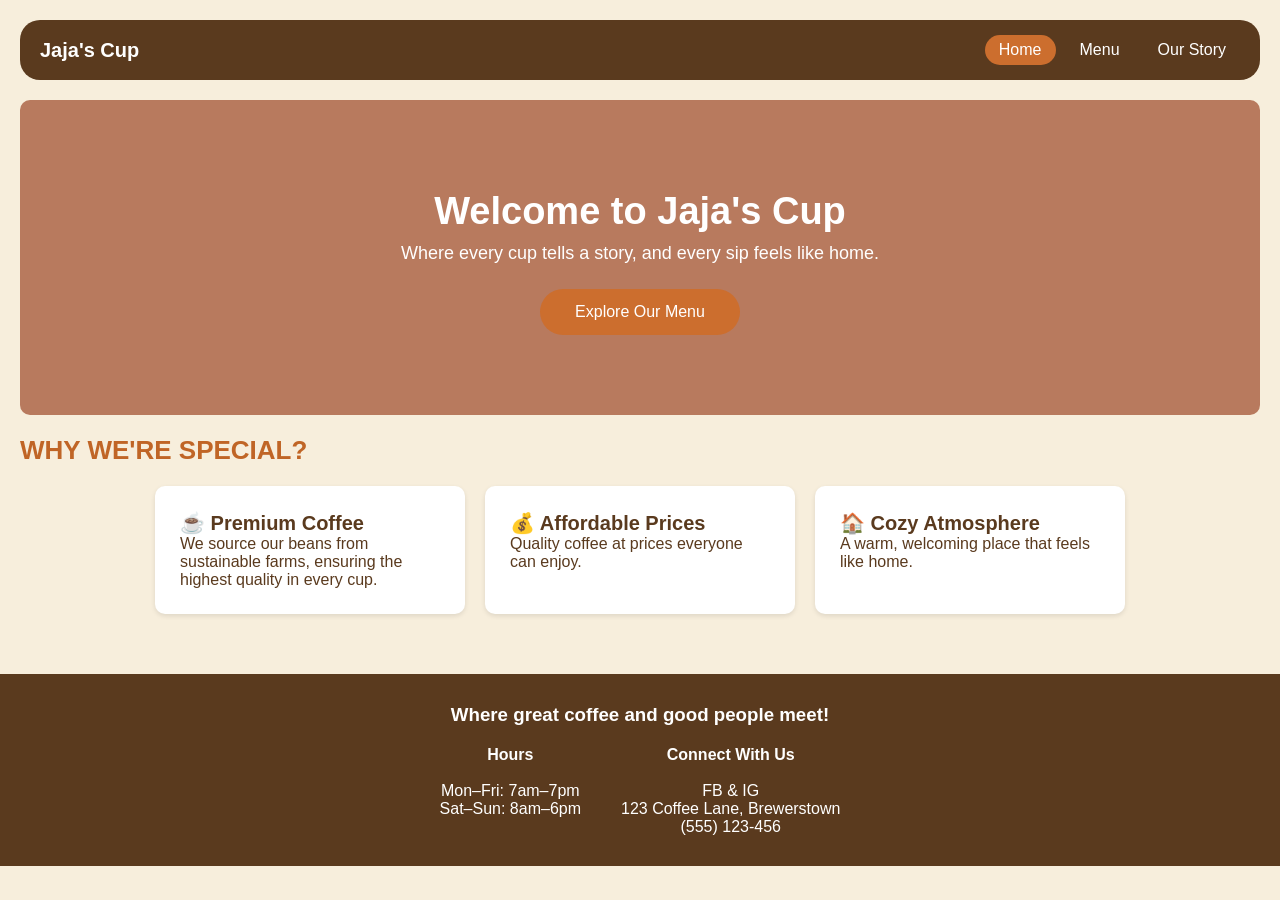
<file: index.html>
<!DOCTYPE html>
<html lang="en">
<head>
<meta charset="UTF-8">
<meta name="viewport" content="width=device-width, initial-scale=1.0">
<title>Jaja's Cup - Home</title>
<link rel="stylesheet" href="style.css">
</head>

<body>

<header>
    <h1>Jaja's Cup</h1>
    <nav>
        <a href="index.html" class="active">Home</a>
        <a href="menu.html">Menu</a>
        <a href="story.html">Our Story</a>
    </nav>
</header>

<section id="home" class="hero">
    <h2>Welcome to Jaja's Cup</h2>
    <p>Where every cup tells a story, and every sip feels like home.</p>
    <a href="menu.html" class="hero-link">Explore Our Menu</a>
</section>

<section>
    <h2>WHY WE'RE SPECIAL?</h2>
    <div class="specials">
        <article class="card">
            <h3>☕ Premium Coffee</h3>
            <p>We source our beans from sustainable farms, ensuring the highest quality in every cup.</p>
        </article>
        <article class="card">
            <h3>💰 Affordable Prices</h3>
            <p>Quality coffee at prices everyone can enjoy.</p>
        </article>
        <article class="card">
            <h3>🏠 Cozy Atmosphere</h3>
            <p>A warm, welcoming place that feels like home.</p>
        </article>
    </div>
</section>

<footer>
    <h3>Where great coffee and good people meet!</h3>
    <div class="footer-boxes">
        <div>
            <p><strong>Hours</strong><br><br>
            Mon–Fri: 7am–7pm <br>
            Sat–Sun: 8am–6pm</p>
        </div>
        <div>
            <p><strong>Connect With Us</strong><br><br>
            FB & IG <br>
            123 Coffee Lane, Brewerstown <br>
            (555) 123-456</p>
        </div>
    </div>
</footer>

</body>
</html>
</file>
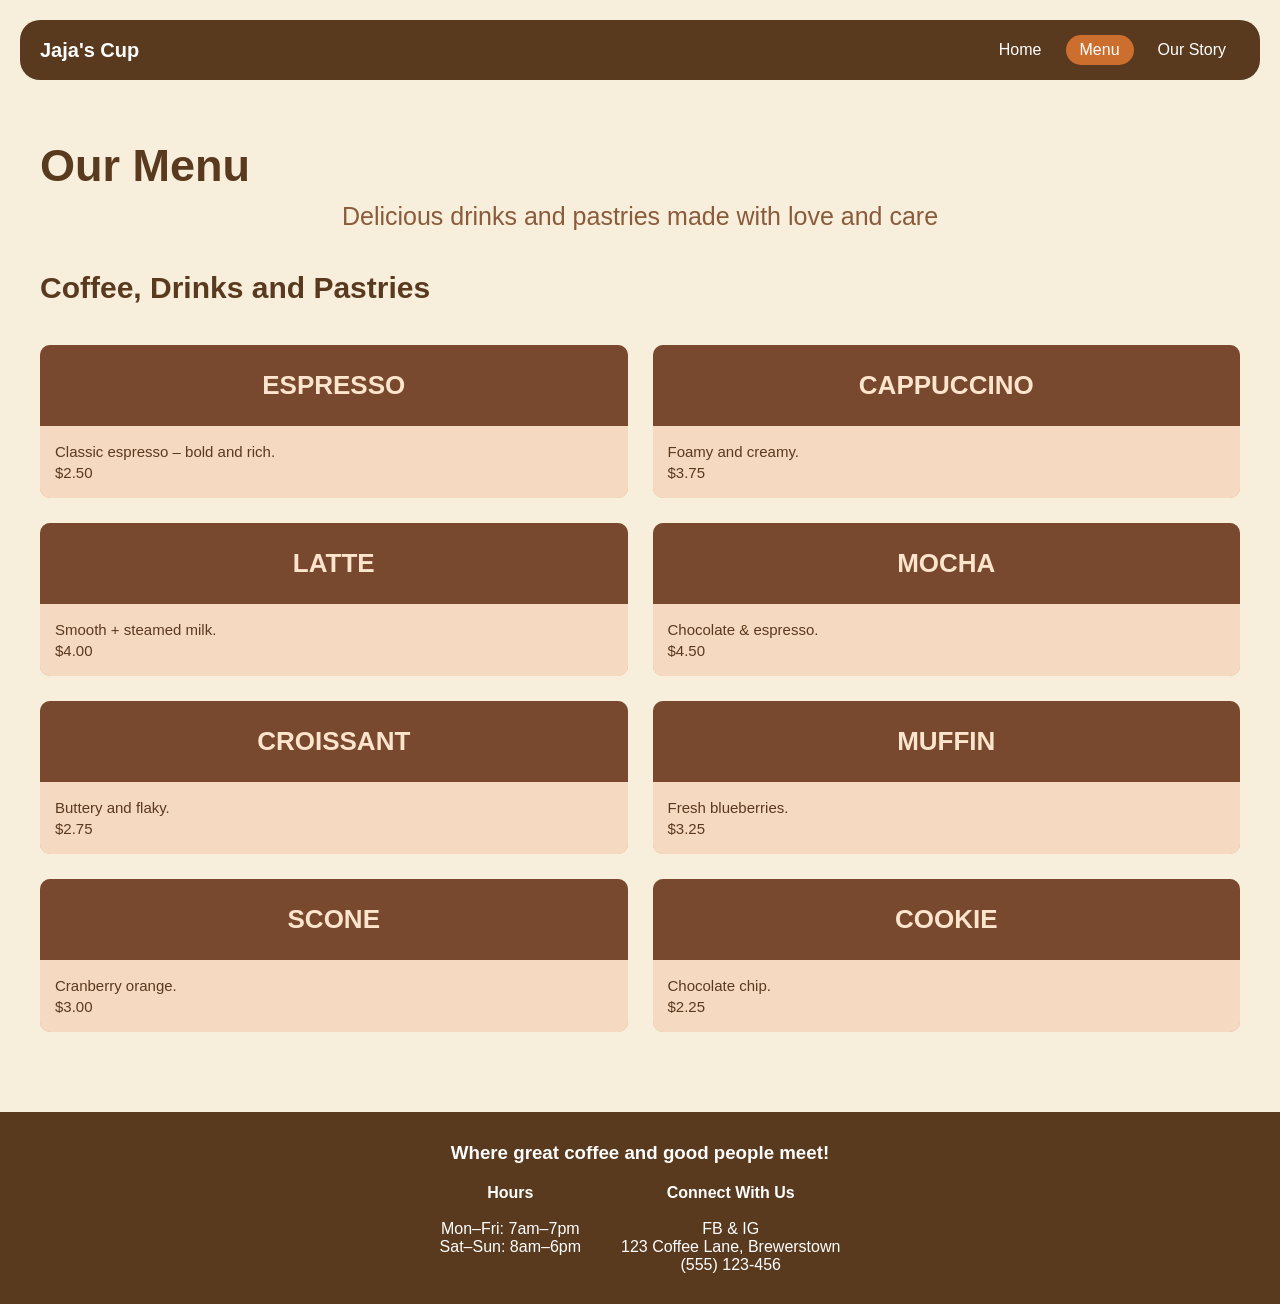
<file: menu.html>
<!DOCTYPE html>
<html lang="en">
<head>
<meta charset="UTF-8">
<meta name="viewport" content="width=device-width, initial-scale=1.0">
<title>Jaja's Cup - Menu</title>
<link rel="stylesheet" href="style.css">
</head>

<body>

<header>
    <h1>Jaja's Cup</h1>
    <nav>
        <a href="index.html">Home</a>
        <a href="menu.html" class="active">Menu</a>
        <a href="story.html">Our Story</a>
    </nav>
</header>

<section id="menu">
    <h1>Our Menu</h1>
    <p class="subtitle">Delicious drinks and pastries made with love and care</p>

    <h3 class="menu-title">Coffee, Drinks and Pastries</h3>

    <div class="menu-grid">
        <div class="item">
            <div class="item-top">ESPRESSO</div>
            <div class="item-bottom">Classic espresso – bold and rich.<br>$2.50</div>
        </div>
        <div class="item">
            <div class="item-top">CAPPUCCINO</div>
            <div class="item-bottom">Foamy and creamy.<br>$3.75</div>
        </div>
        <div class="item">
            <div class="item-top">LATTE</div>
            <div class="item-bottom">Smooth + steamed milk.<br>$4.00</div>
        </div>
        <div class="item">
            <div class="item-top">MOCHA</div>
            <div class="item-bottom">Chocolate & espresso.<br>$4.50</div>
        </div>
        <div class="item">
            <div class="item-top">CROISSANT</div>
            <div class="item-bottom">Buttery and flaky.<br>$2.75</div>
        </div>
        <div class="item">
            <div class="item-top">MUFFIN</div>
            <div class="item-bottom">Fresh blueberries.<br>$3.25</div>
        </div>
        <div class="item">
            <div class="item-top">SCONE</div>
            <div class="item-bottom">Cranberry orange.<br>$3.00</div>
        </div>
        <div class="item">
            <div class="item-top">COOKIE</div>
            <div class="item-bottom">Chocolate chip.<br>$2.25</div>
        </div>
    </div>
</section>

<footer>
    <h3>Where great coffee and good people meet!</h3>
    <div class="footer-boxes">
        <div>
            <p><strong>Hours</strong><br><br>
            Mon–Fri: 7am–7pm <br>
            Sat–Sun: 8am–6pm</p>
        </div>
        <div>
            <p><strong>Connect With Us</strong><br><br>
            FB & IG <br>
            123 Coffee Lane, Brewerstown <br>
            (555) 123-456</p>
        </div>
    </div>
</footer>

</body>
</html>
</file>
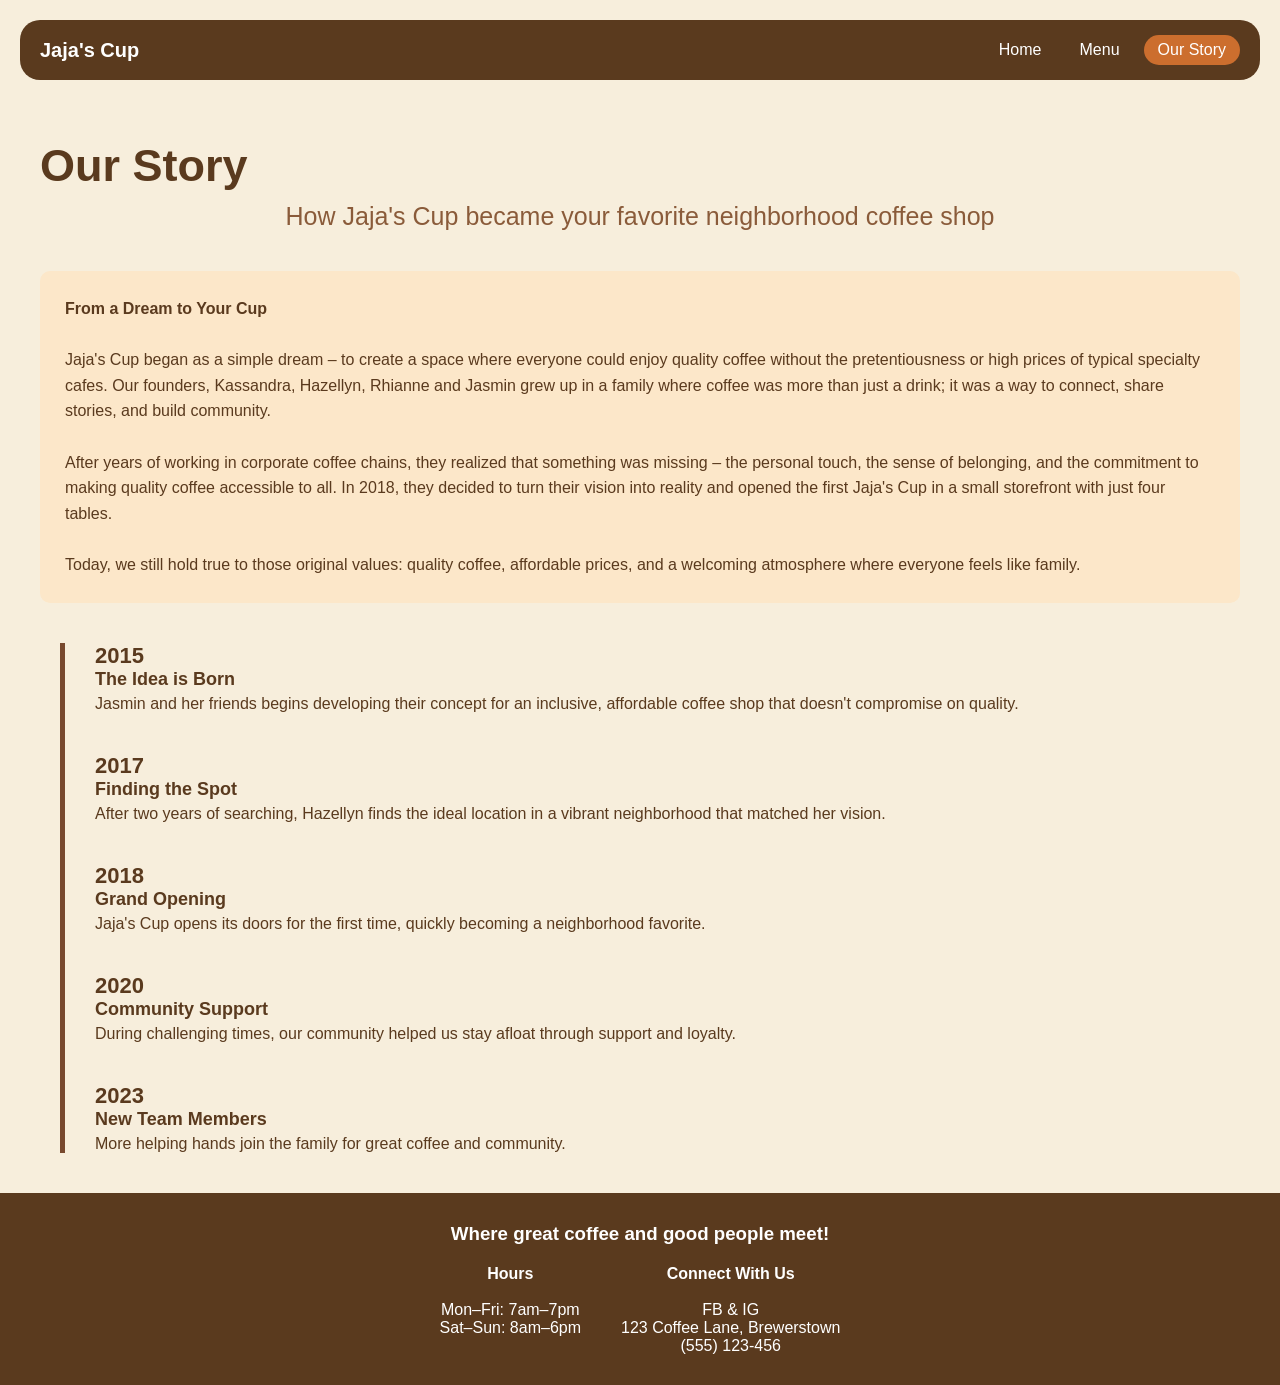
<file: story.html>
<!DOCTYPE html>
<html lang="en">
<head>
<meta charset="UTF-8">
<meta name="viewport" content="width=device-width, initial-scale=1.0">
<title>Jaja's Cup - Our Story</title>
<link rel="stylesheet" href="style.css">
</head>

<body>

<header>
    <h1>Jaja's Cup</h1>
    <nav>
        <a href="index.html">Home</a>
        <a href="menu.html">Menu</a>
        <a href="story.html" class="active">Our Story</a>
    </nav>
</header>

<section id="story">
    <h1>Our Story</h1>
    <p class="subtitle">How Jaja's Cup became your favorite neighborhood coffee shop</p>

    <div class="story-box">
        <strong>From a Dream to Your Cup</strong><br><br>
        Jaja's Cup began as a simple dream – to create a space where everyone could enjoy quality coffee without the pretentiousness or high prices of typical specialty cafes. Our founders, Kassandra, Hazellyn, Rhianne and Jasmin grew up in a family where coffee was more than just a drink; it was a way to connect, share stories, and build community. <br> <br>
        After years of working in corporate coffee chains, they realized that something was missing – the personal touch, the sense of belonging, and the commitment to making quality coffee accessible to all. In 2018, they decided to turn their vision into reality and opened the first Jaja's Cup in a small storefront with just four tables. <br> <br>
        Today, we still hold true to those original values: quality coffee, affordable prices, and a welcoming atmosphere where everyone feels like family.
    </div>

    <div class="timeline">
        <div class="event">
            <div class="year">2015</div>
            <div class="title">The Idea is Born</div>
            Jasmin and her friends begins developing their concept for an inclusive, affordable coffee shop that doesn't compromise on quality.
        </div>
        <div class="event">
            <div class="year">2017</div>
            <div class="title">Finding the Spot</div>
            After two years of searching, Hazellyn finds the ideal location in a vibrant neighborhood that matched her vision.
        </div>
        <div class="event">
            <div class="year">2018</div>
            <div class="title">Grand Opening</div>
            Jaja's Cup opens its doors for the first time, quickly becoming a neighborhood favorite.
        </div>
        <div class="event">
            <div class="year">2020</div>
            <div class="title">Community Support</div>
            During challenging times, our community helped us stay afloat through support and loyalty.
        </div>
        <div class="event">
            <div class="year">2023</div>
            <div class="title">New Team Members</div>
            More helping hands join the family for great coffee and community.
        </div>
    </div>
</section>

<footer>
    <h3>Where great coffee and good people meet!</h3>
    <div class="footer-boxes">
        <div>
            <p><strong>Hours</strong><br><br>
            Mon–Fri: 7am–7pm <br>
            Sat–Sun: 8am–6pm</p>
        </div>
        <div>
            <p><strong>Connect With Us</strong><br><br>
            FB & IG <br>
            123 Coffee Lane, Brewerstown <br>
            (555) 123-456</p>
        </div>
    </div>
</footer>

</body>
</html>
</file>
<file: style.css>
* {
    margin: 0;
    padding: 0;
    box-sizing: border-box;
}

body {
    margin: 0;
    font-family: Arial, sans-serif;
    background: #f7eedc;
    color: #5a3a1e;
}

header {
    background: #5a3a1e;
    padding: 15px 20px;
    border-radius: 20px;
    margin: 20px;
    display: flex;
    justify-content: space-between;
    align-items: center;
    flex-wrap: wrap;
    gap: 15px;
}

header h1 {
    color: white;
    margin: 0;
    font-size: 20px;
}

nav {
    display: flex;
    gap: 10px;
    flex-wrap: wrap;
}

nav a {
    color: white;
    padding: 6px 14px;
    border-radius: 20px;
    text-decoration: none;
    transition: background 0.3s;
}

nav a:hover,
nav a.active {
    background: #cc6e2e;
}

.hero {
    background: #b87a5e;
    padding: 80px 20px;
    margin: 20px;
    border-radius: 10px;
    text-align: center;
    color: white;
}

.hero h2 {
    font-size: 38px;
    margin: 10px 0;
    color: white;
}

.hero p {
    font-size: 18px;
}

.hero-link {
    display: inline-block;
    margin-top: 25px;
    padding: 14px 35px;
    background: #cc6e2e;
    color: white;
    border-radius: 40px;
    font-size: 16px;
    text-decoration: none;
    transition: background 0.3s;
}

.hero-link:hover {
    background: #a65521;
}

section h2 {
    margin-left: 20px;
    font-size: 26px;
    color: #c06526;
}

.specials {
    display: flex;
    gap: 20px;
    padding: 20px;
    flex-wrap: wrap;
    justify-content: center;
}

.card {
    background: white;
    width: 100%;
    max-width: 310px;
    padding: 25px;
    border-radius: 10px;
    box-shadow: 0 2px 5px rgba(0,0,0,0.1);
}

.card h3 {
    font-size: 20px;
    margin-top: 0;
}

#menu {
    padding-top: 40px;
}

#menu h1 {
    font-size: 45px;
    margin-left: 40px;
}

.subtitle {
    text-align: center;
    margin-top: 10px;
    color: #8a5b3a;
    font-size: 25px;
}

.menu-title {
    font-size: 30px;
    margin-left: 40px;
    margin-top: 40px;
}

.menu-grid {
    display: grid;
    grid-template-columns: repeat(2, 1fr);
    gap: 25px;
    padding: 40px;
}

.item {
    background: #dba77b;
    border-radius: 10px;
    overflow: hidden;
}

.item-top {
    background: #78492e;
    color: #fce5cc;
    text-align: center;
    padding: 25px;
    font-size: 26px;
    font-weight: bold;
}

.item-bottom {
    background: #f6d9c1;
    padding: 15px;
    font-size: 15px;
    line-height: 1.4;
}

#story {
    padding-top: 40px;
}

#story h1 {
    font-size: 45px;
    margin-left: 40px;
}

.story-box {
    background: #fce7c9;
    margin: 40px;
    padding: 25px;
    border-radius: 10px;
    line-height: 1.6;
}

.timeline {
    margin-left: 60px;
    padding-left: 30px;
    border-left: 5px solid #78492e;
}

.event {
    margin-bottom: 40px;
    position: relative;
}

.year {
    font-size: 22px;
    font-weight: bold;
}

.title {
    font-size: 18px;
    font-weight: bold;
    margin-bottom: 5px;
}

footer {
    background: #5a3a1e;
    color: white;
    padding: 30px 20px;
    margin-top: 40px;
    text-align: center;
}

.footer-boxes {
    display: flex;
    justify-content: center;
    gap: 40px;
    flex-wrap: wrap;
    margin-top: 20px;
}

@media (max-width: 768px) {
    header {
        flex-direction: column;
        align-items: flex-start;
        padding: 15px;
    }

    header h1 {
        width: 100%;
    }

    nav {
        width: 100%;
        justify-content: flex-start;
    }

    nav a {
        font-size: 14px;
        padding: 5px 10px;
    }

    .hero {
        padding: 50px 15px;
        margin: 10px;
    }

    .hero h2 {
        font-size: 28px;
    }

    .hero p {
        font-size: 16px;
    }

    section h2 {
        margin-left: 15px;
        font-size: 22px;
    }

    .specials {
        flex-direction: column;
        align-items: center;
        padding: 15px;
    }

    .card {
        width: 100%;
    }

    #menu h1 {
        font-size: 32px;
        margin-left: 15px;
    }

    .subtitle {
        font-size: 18px;
        padding: 0 15px;
    }

    .menu-title {
        font-size: 22px;
        margin-left: 15px;
        margin-top: 20px;
    }

    .menu-grid {
        grid-template-columns: 1fr;
        gap: 15px;
        padding: 15px;
    }

    #story h1 {
        font-size: 32px;
        margin-left: 15px;
    }

    .story-box {
        margin: 15px;
        padding: 15px;
        font-size: 14px;
    }

    .timeline {
        margin-left: 20px;
        padding-left: 15px;
    }

    .year {
        font-size: 18px;
    }

    .title {
        font-size: 16px;
    }

    .footer-boxes {
        gap: 20px;
        flex-direction: column;
    }

    footer {
        padding: 20px 15px;
    }

    footer h3 {
        font-size: 18px;
    }

    footer p {
        font-size: 14px;
    }
}

@media (max-width: 480px) {
    header {
        padding: 10px;
    }

    header h1 {
        font-size: 18px;
    }

    nav a {
        font-size: 12px;
        padding: 4px 8px;
    }

    .hero {
        padding: 30px 10px;
        margin: 5px;
    }

    .hero h2 {
        font-size: 22px;
    }

    .hero p {
        font-size: 14px;
    }

    .hero-link {
        padding: 10px 25px;
        font-size: 14px;
    }

    section h2 {
        font-size: 20px;
        margin-left: 10px;
    }

    .specials {
        padding: 10px;
    }

    #menu h1 {
        font-size: 26px;
        margin-left: 10px;
    }

    .menu-title {
        font-size: 18px;
        margin-left: 10px;
    }

    .menu-grid {
        padding: 10px;
        gap: 10px;
    }

    .item-top {
        font-size: 18px;
        padding: 15px;
    }

    .item-bottom {
        font-size: 13px;
        padding: 10px;
    }

    #story h1 {
        font-size: 26px;
        margin-left: 10px;
    }

    .story-box {
        margin: 10px;
        padding: 12px;
        font-size: 13px;
    }

    .timeline {
        margin-left: 10px;
        padding-left: 10px;
    }
</file>
